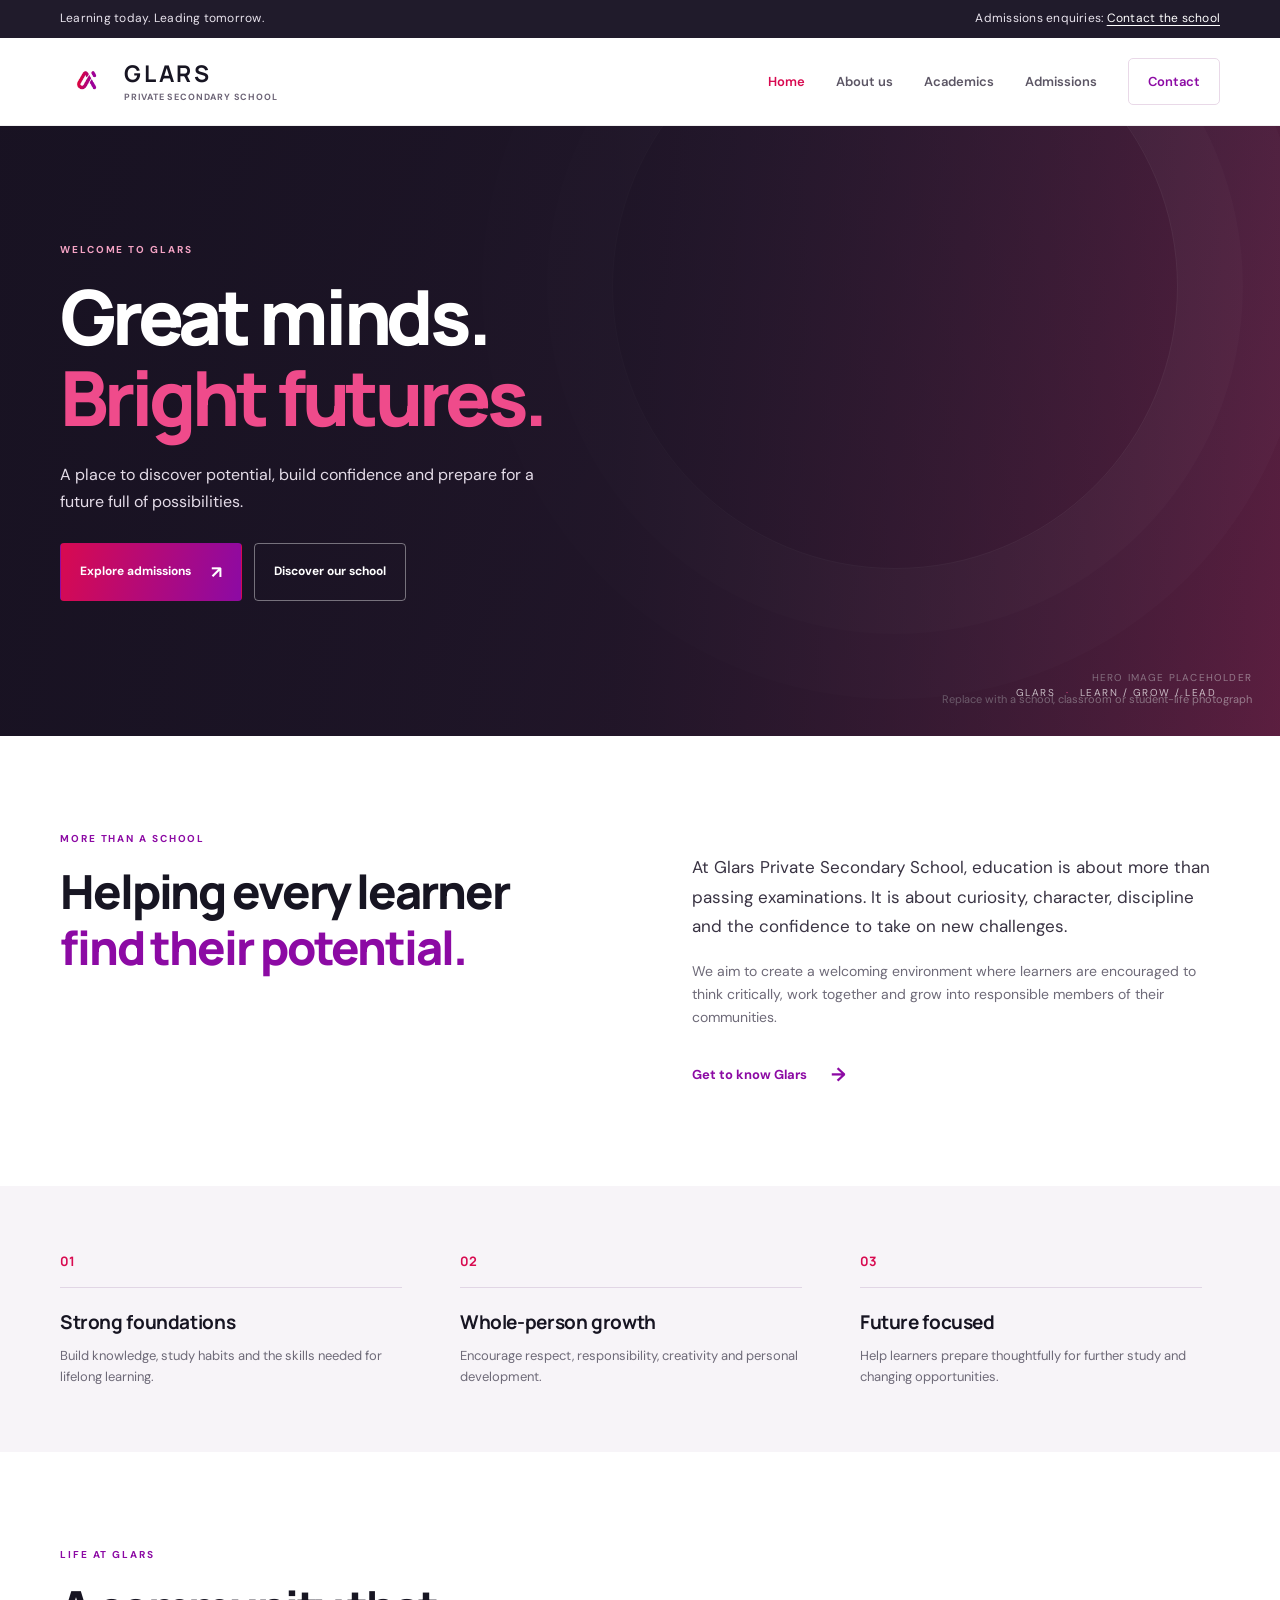
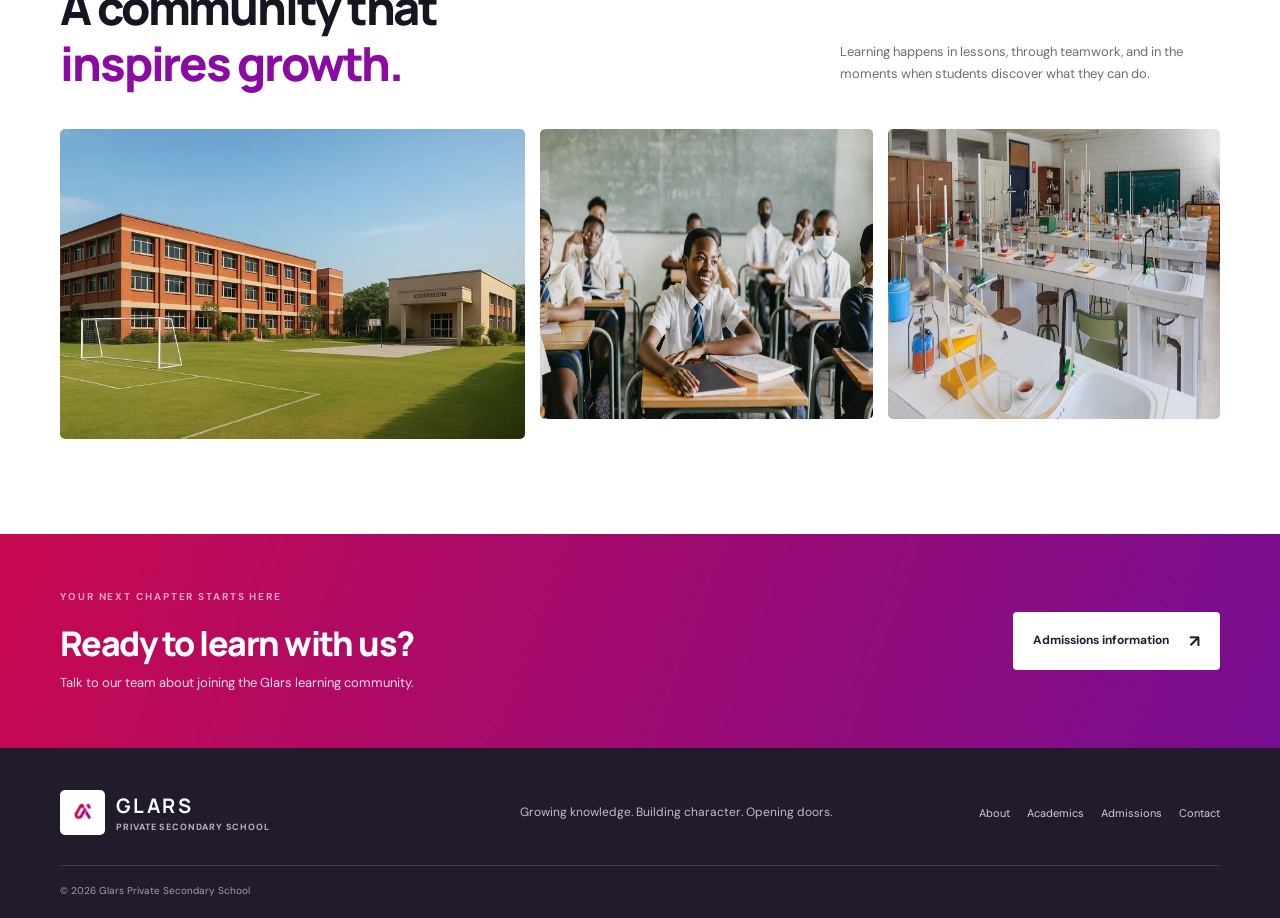
<file: index.html>
<!DOCTYPE html>
<html lang="en">
<head>
  <meta charset="UTF-8">
  <meta name="viewport" content="width=device-width, initial-scale=1.0">
  <meta name="description" content="Glars Private Secondary School — a supportive learning community focused on excellence, character and opportunity.">
  <title>Glars Private Secondary School | Home</title>
  <link rel="stylesheet" href="styles.css">
  <script src="script.js" defer></script>
</head>
<body>
  <div class="topbar"><div class="container topbar-inner"><span>Learning today. Leading tomorrow.</span><span>Admissions enquiries: <a href="contact.html">Contact the school</a></span></div></div>
  <header class="site-header">
    <div class="container nav-wrap">
      <a class="brand" href="index.html"><img src="assets/glars-logo.jpg" alt="Glars School logo"><span><strong>GLARS</strong><small>PRIVATE SECONDARY SCHOOL</small></span></a>
      <button class="menu-toggle" aria-label="Open navigation" aria-expanded="false">☰</button>
      <nav class="main-nav" aria-label="Main navigation">
        <a class="active" href="index.html">Home</a><a href="about.html">About us</a><a href="academics.html">Academics</a><a href="admissions.html">Admissions</a><a href="contact.html" class="nav-cta">Contact</a>
      </nav>
    </div>
  </header>
  <main>
    <section class="hero">
      <div class="hero-bg-placeholder"><span>HERO IMAGE PLACEHOLDER</span><small>Replace with a school, classroom or student-life photograph</small></div>
      <div class="hero-shade"></div>
      <div class="container hero-content">
        <p class="eyebrow light">WELCOME TO GLARS</p>
        <h1>Great minds.<br><em>Bright futures.</em></h1>
        <p class="hero-copy">A place to discover potential, build confidence and prepare for a future full of possibilities.</p>
        <div class="hero-actions"><a class="button button-primary" href="admissions.html">Explore admissions <span>↗</span></a><a class="button button-outline" href="about.html">Discover our school</a></div>
      </div>
      <div class="hero-mark">GLARS <span>·</span> LEARN / GROW / LEAD</div>
    </section>
    <section class="welcome section-pad">
      <div class="container two-col">
        <div><p class="eyebrow">MORE THAN A SCHOOL</p><h2>Helping every learner<br><em>find their potential.</em></h2></div>
        <div class="welcome-copy"><p class="lead">At Glars Private Secondary School, education is about more than passing examinations. It is about curiosity, character, discipline and the confidence to take on new challenges.</p><p>We aim to create a welcoming environment where learners are encouraged to think critically, work together and grow into responsible members of their communities.</p><a class="text-link" href="about.html">Get to know Glars <span>→</span></a></div>
      </div>
    </section>
    <section class="feature-band">
      <div class="container feature-grid">
        <article class="feature-card"><div class="feature-icon">01</div><h3>Strong foundations</h3><p>Build knowledge, study habits and the skills needed for lifelong learning.</p></article>
        <article class="feature-card"><div class="feature-icon">02</div><h3>Whole-person growth</h3><p>Encourage respect, responsibility, creativity and personal development.</p></article>
        <article class="feature-card"><div class="feature-icon">03</div><h3>Future focused</h3><p>Help learners prepare thoughtfully for further study and changing opportunities.</p></article>
      </div>
    </section>
    <section class="section-pad">
      <div class="container">
        <div class="section-heading"><div><p class="eyebrow">LIFE AT GLARS</p><h2>A community that<br><em>inspires growth.</em></h2></div><p>Learning happens in lessons, through teamwork, and in the moments when students discover what they can do.</p></div>
        <div class="gallery-grid">
          <img class="photo-placeholder photo-large" src="assets/campus.jpg">
          <img class="photo-placeholder photo-large" src="assets/classroom.jpg">
          <img class="photo-placeholder photo-large" src="assets/laboratory.jpg">
        </div>
      </div>
    </section>
    <section class="cta-section"><div class="container cta-inner"><div><p class="eyebrow light">YOUR NEXT CHAPTER STARTS HERE</p><h2>Ready to learn with us?</h2><p>Talk to our team about joining the Glars learning community.</p></div><a class="button button-light" href="admissions.html">Admissions information <span>↗</span></a></div></section>
  </main>
  <footer class="site-footer"><div class="container footer-grid"><a class="brand footer-brand" href="index.html"><img src="assets/glars-logo.jpg" alt=""><span><strong>GLARS</strong><small>PRIVATE SECONDARY SCHOOL</small></span></a><p>Growing knowledge. Building character. Opening doors.</p><div class="footer-links"><a href="about.html">About</a><a href="academics.html">Academics</a><a href="admissions.html">Admissions</a><a href="contact.html">Contact</a></div></div><div class="container footer-bottom"><span>© <span data-year></span> Glars Private Secondary School</span></div></footer>
</body>
</html>
</file>
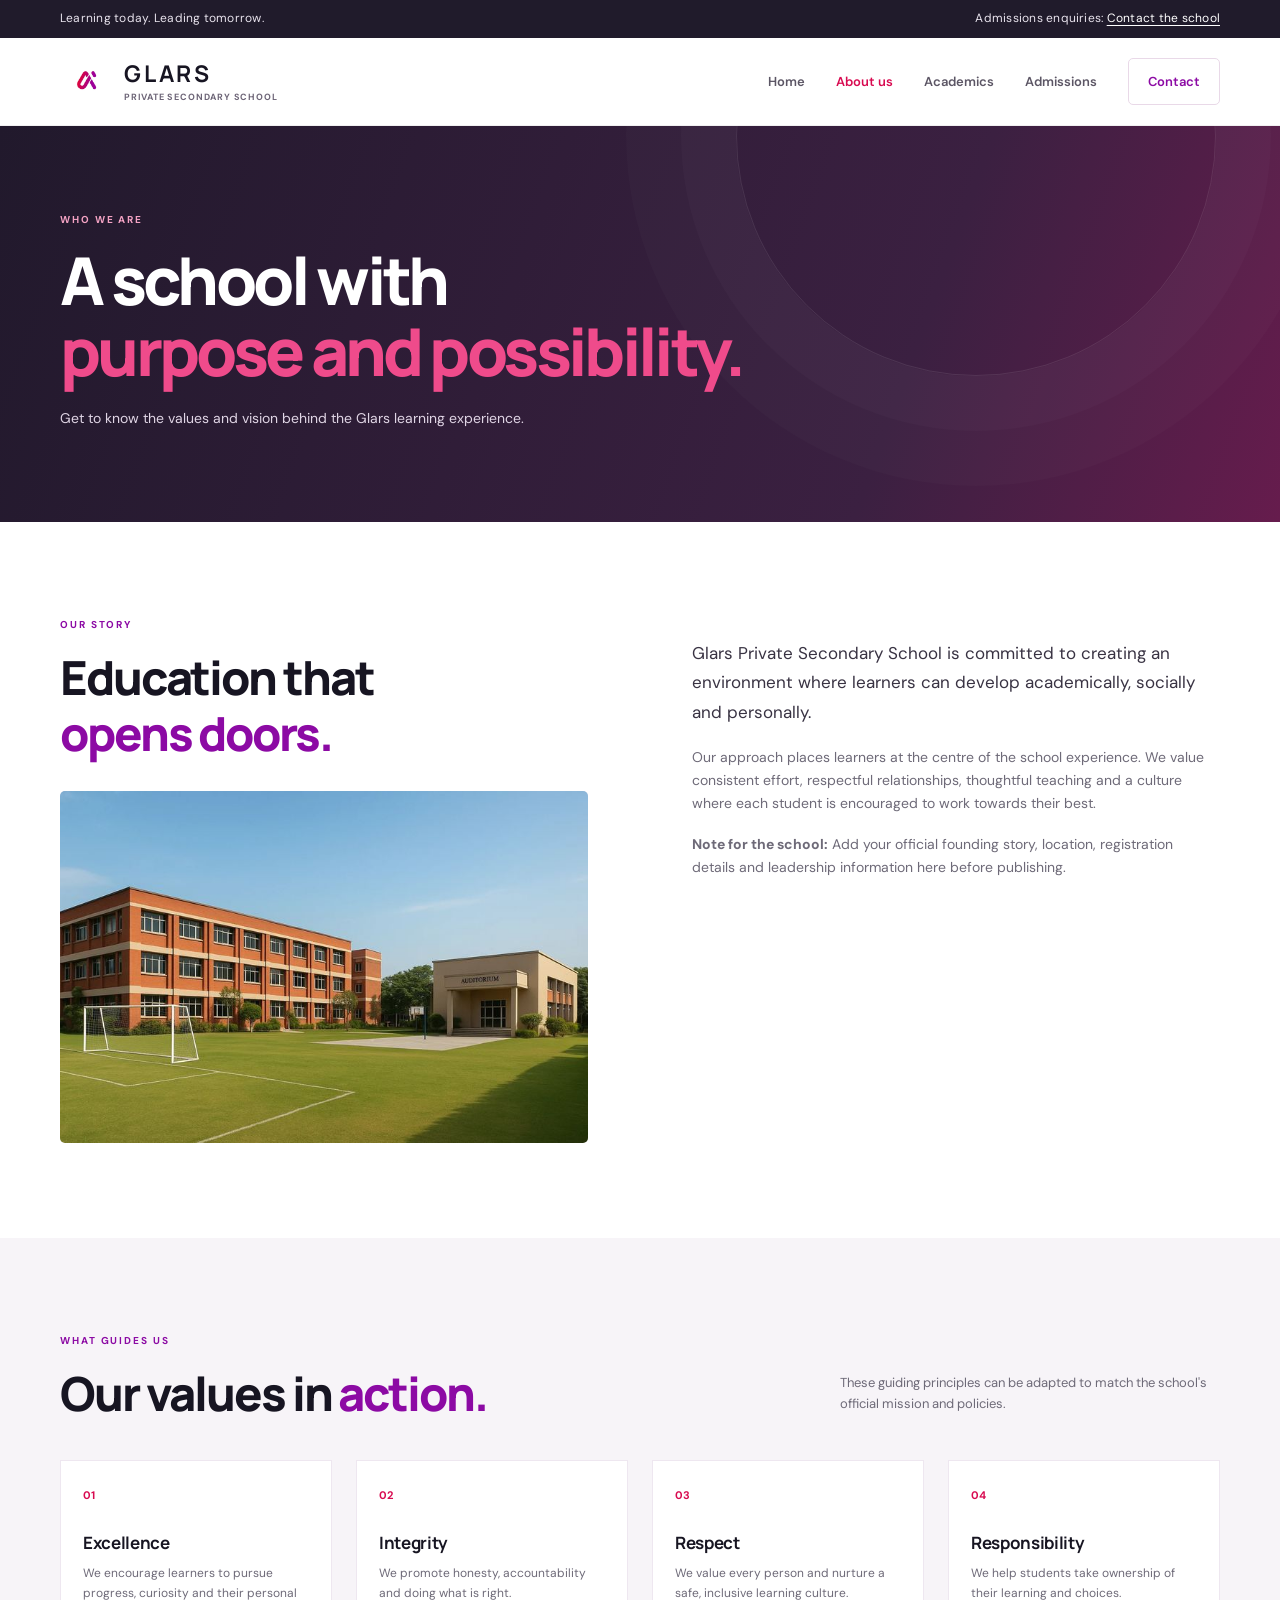
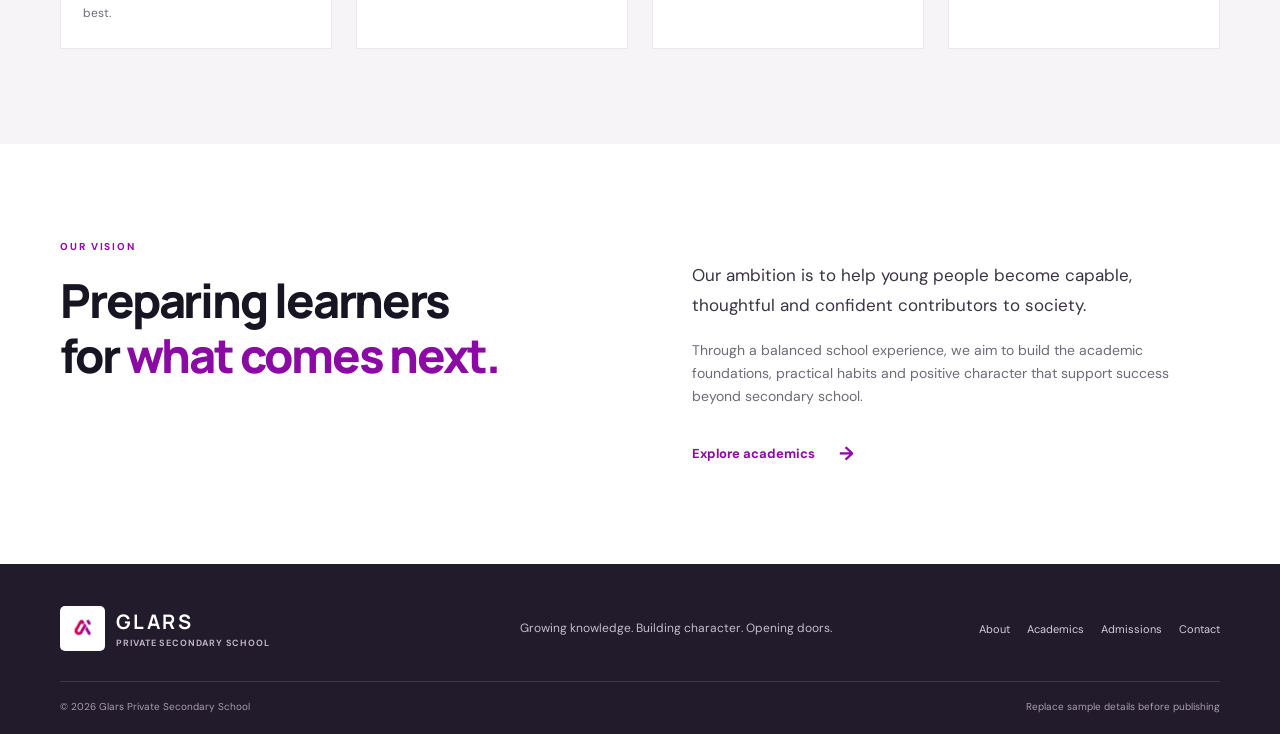
<file: about.html>
<!DOCTYPE html>
<html lang="en"><head><meta charset="UTF-8"><meta name="viewport" content="width=device-width, initial-scale=1.0"><title>About Us | Glars Private Secondary School</title><link rel="stylesheet" href="styles.css"><script src="script.js" defer></script></head>
<body>
    <div class="topbar">
        <div class="container topbar-inner">
            <span>Learning today. Leading tomorrow.</span>
            <span>Admissions enquiries: <a href="contact.html">Contact the school</a></span>
        </div>
    </div>
    <header class="site-header">
        <div class="container nav-wrap"><a class="brand" href="index.html"><img src="assets/glars-logo.jpg" alt="Glars School logo">
            <span><strong>GLARS</strong><small>PRIVATE SECONDARY SCHOOL</small>
            </span></a>
            <button class="menu-toggle" aria-label="Open navigation" aria-expanded="false">☰</button>
            <nav class="main-nav" aria-label="Main navigation">
                <a href="index.html">Home</a>
                <a class="active" href="about.html">About us</a>
                <a href="academics.html">Academics</a>
                <a href="admissions.html">Admissions</a>
                <a href="contact.html" class="nav-cta">Contact</a>
            </nav>
         </div>
    </header>
<main>
    <section class="page-hero">
        <div class="container">
            <p class="eyebrow light">WHO WE ARE</p>
            <h1>A school with<br><em>purpose and possibility.</em></h1>
            <p>Get to know the values and vision behind the Glars learning experience.</p>
        </div>
        <div class="page-hero-pattern"></div>
    </section>
<section class="section-pad">
    <div class="container two-col about-intro"><div>
        <p class="eyebrow">OUR STORY</p>
        <h2>Education that<br><em>opens doors.</em>
        </h2>
        <div class="photo-placeholder about-photo">
            <img class="photo-placeholder" src="assets/campus.jpg">
        </div>
    </div>
    <div class="welcome-copy">
        <p class="lead">Glars Private Secondary School is committed to creating an environment where learners can develop academically, socially and personally.</p>
        <p>Our approach places learners at the centre of the school experience. We value consistent effort, respectful relationships, thoughtful teaching and a culture where each student is encouraged to work towards their best.</p>
        <p><strong>Note for the school:</strong> Add your official founding story, location, registration details and leadership information here before publishing.</p>
    </div>
</div>
</section>
<section class="values-section section-pad">
    <div class="container">
        <div class="section-heading">
            <div>
                <p class="eyebrow">WHAT GUIDES US</p>
                <h2>
                    Our values in <em>action.</em>
                </h2>
            </div>
            <p>These guiding principles can be adapted to match the school's official mission and policies.</p>
        </div>
        <div class="values-grid"><article><span>01</span><h3>Excellence</h3><p>We encourage learners to pursue progress, curiosity and their personal best.</p></article><article><span>02</span><h3>Integrity</h3><p>We promote honesty, accountability and doing what is right.</p></article><article><span>03</span><h3>Respect</h3><p>We value every person and nurture a safe, inclusive learning culture.</p></article><article><span>04</span><h3>Responsibility</h3><p>We help students take ownership of their learning and choices.</p></article></div></div></section>
<section class="section-pad">
    <div class="container two-col">
        <div>
            <p class="eyebrow">OUR VISION</p>
            <h2>Preparing learners<br>for <em>what comes next.</em></h2>
        </div>
        <div class="welcome-copy">
            <p class="lead">Our ambition is to help young people become capable, thoughtful and confident contributors to society.</p>
            <p>Through a balanced school experience, we aim to build the academic foundations, practical habits and positive character that support success beyond secondary school.</p>
            <a class="text-link" href="academics.html">Explore academics <span>→</span></a>
        </div>
    </div>
</section>
</main>
<footer class="site-footer">
    <div class="container footer-grid">
        <a class="brand footer-brand" href="index.html"><img src="assets/glars-logo.jpg" alt=""><span><strong>GLARS</strong><small>PRIVATE SECONDARY SCHOOL</small></span></a><p>Growing knowledge. Building character. Opening doors.</p><div class="footer-links"><a href="about.html">About</a><a href="academics.html">Academics</a><a href="admissions.html">Admissions</a><a href="contact.html">Contact</a></div></div><div class="container footer-bottom"><span>© <span data-year></span> Glars Private Secondary School</span><span>Replace sample details before publishing</span></div></footer></body></html>
</file>
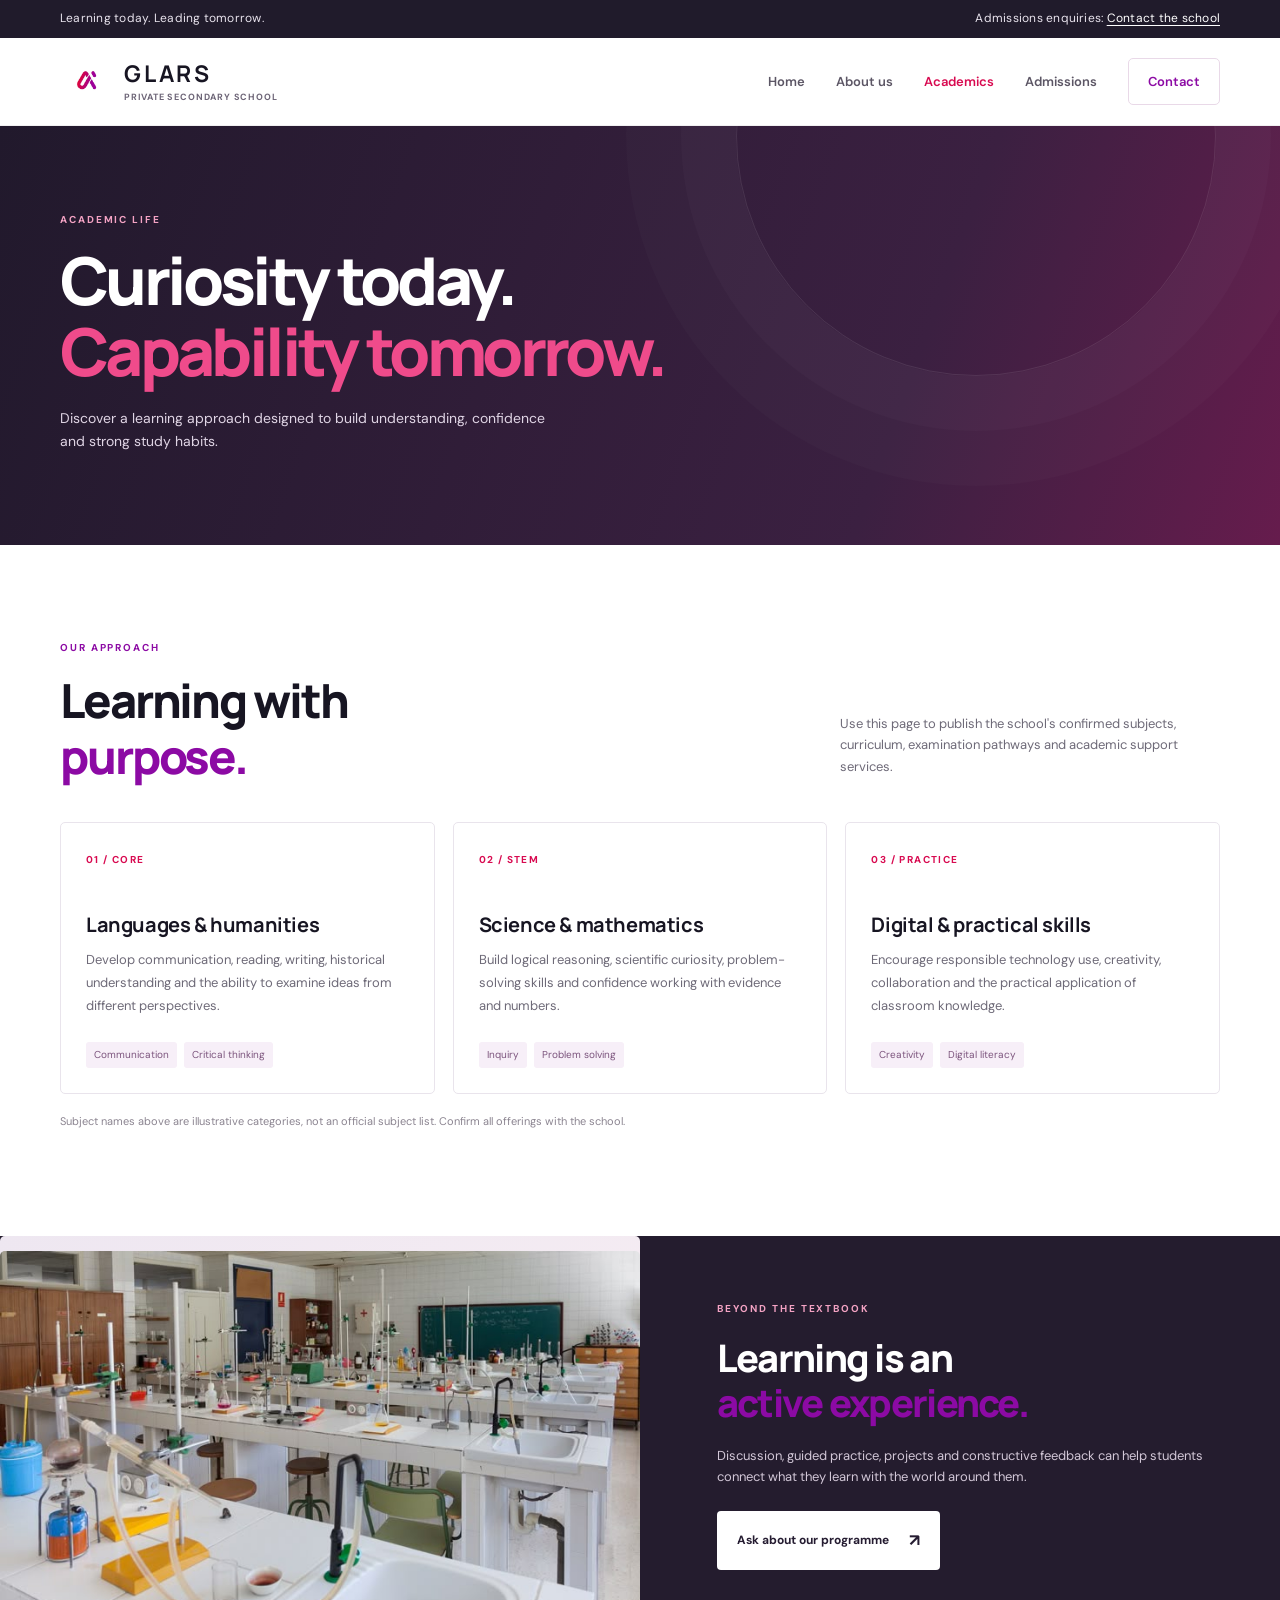
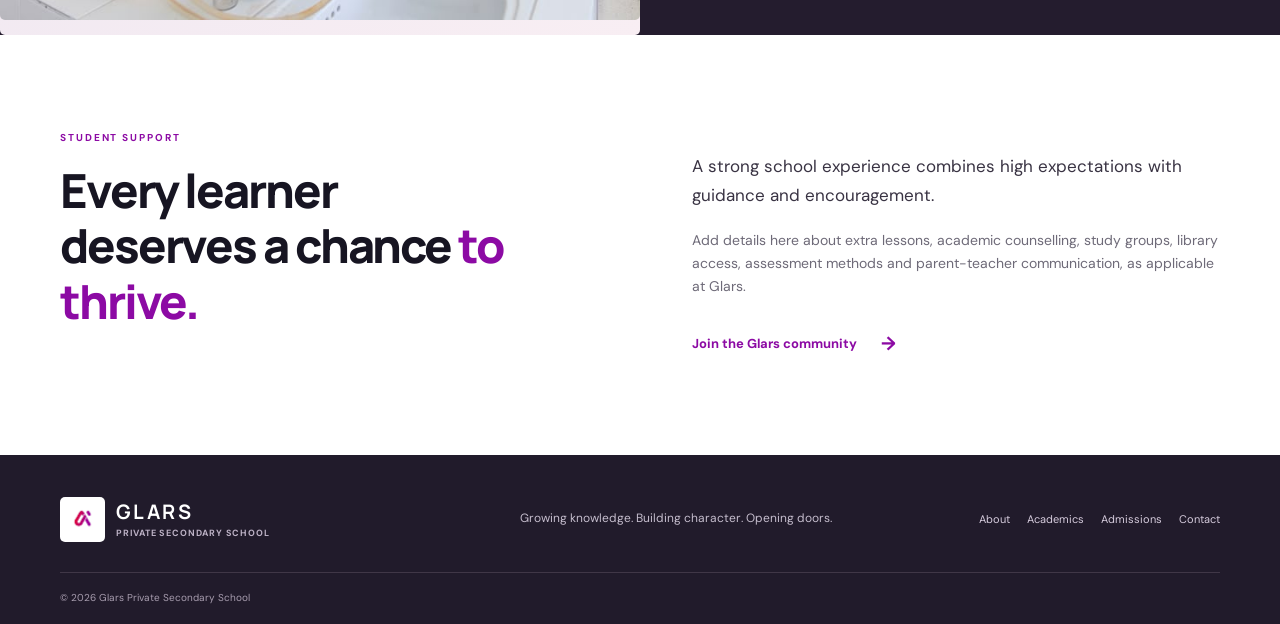
<file: academics.html>
<!DOCTYPE html>
<html lang="en"><head><meta charset="UTF-8"><meta name="viewport" content="width=device-width, initial-scale=1.0"><title>Academics | Glars Private Secondary School</title><link rel="stylesheet" href="styles.css"><script src="script.js" defer></script></head>
<body><div class="topbar"><div class="container topbar-inner"><span>Learning today. Leading tomorrow.</span><span>Admissions enquiries: <a href="contact.html">Contact the school</a></span></div></div><header class="site-header"><div class="container nav-wrap"><a class="brand" href="index.html"><img src="assets/glars-logo.jpg" alt="Glars School logo"><span><strong>GLARS</strong><small>PRIVATE SECONDARY SCHOOL</small></span></a><button class="menu-toggle" aria-label="Open navigation" aria-expanded="false">☰</button><nav class="main-nav" aria-label="Main navigation"><a href="index.html">Home</a><a href="about.html">About us</a><a class="active" href="academics.html">Academics</a><a href="admissions.html">Admissions</a><a href="contact.html" class="nav-cta">Contact</a></nav></div></header>
<main><section class="page-hero"><div class="container"><p class="eyebrow light">ACADEMIC LIFE</p><h1>Curiosity today.<br><em>Capability tomorrow.</em></h1><p>Discover a learning approach designed to build understanding, confidence and strong study habits.</p></div><div class="page-hero-pattern"></div></section>
<section class="section-pad"><div class="container"><div class="section-heading"><div><p class="eyebrow">OUR APPROACH</p><h2>Learning with<br><em>purpose.</em></h2></div><p>Use this page to publish the school's confirmed subjects, curriculum, examination pathways and academic support services.</p></div><div class="academic-grid"><article class="academic-card"><div class="card-number">01 / CORE</div><h3>Languages & humanities</h3><p>Develop communication, reading, writing, historical understanding and the ability to examine ideas from different perspectives.</p><div class="tag-row"><span>Communication</span><span>Critical thinking</span></div></article><article class="academic-card"><div class="card-number">02 / STEM</div><h3>Science & mathematics</h3><p>Build logical reasoning, scientific curiosity, problem-solving skills and confidence working with evidence and numbers.</p><div class="tag-row"><span>Inquiry</span><span>Problem solving</span></div></article><article class="academic-card"><div class="card-number">03 / PRACTICE</div><h3>Digital & practical skills</h3><p>Encourage responsible technology use, creativity, collaboration and the practical application of classroom knowledge.</p><div class="tag-row"><span>Creativity</span><span>Digital literacy</span></div></article></div><p class="fine-print">Subject names above are illustrative categories, not an official subject list. Confirm all offerings with the school.</p></div></section>
<section class="split-feature"><div class="photo-placeholder split-photo">
    <img class="photo-placeholder" src="assets/laboratory.jpg"></small></div><div class="split-copy"><p class="eyebrow light">BEYOND THE TEXTBOOK</p><h2>Learning is an<br><em>active experience.</em></h2><p>Discussion, guided practice, projects and constructive feedback can help students connect what they learn with the world around them.</p><a class="button button-light" href="contact.html">Ask about our programme <span>↗</span></a></div></section>
<section class="section-pad"><div class="container two-col"><div><p class="eyebrow">STUDENT SUPPORT</p><h2>Every learner<br>deserves a chance <em>to thrive.</em></h2></div><div class="welcome-copy"><p class="lead">A strong school experience combines high expectations with guidance and encouragement.</p><p>Add details here about extra lessons, academic counselling, study groups, library access, assessment methods and parent-teacher communication, as applicable at Glars.</p><a class="text-link" href="admissions.html">Join the Glars community <span>→</span></a></div></div></section></main>
<footer class="site-footer"><div class="container footer-grid"><a class="brand footer-brand" href="index.html"><img src="assets/glars-logo.jpg" alt=""><span><strong>GLARS</strong><small>PRIVATE SECONDARY SCHOOL</small></span></a><p>Growing knowledge. Building character. Opening doors.</p><div class="footer-links"><a href="about.html">About</a><a href="academics.html">Academics</a><a href="admissions.html">Admissions</a><a href="contact.html">Contact</a></div></div><div class="container footer-bottom"><span>© <span data-year></span> Glars Private Secondary School</span></div></footer></body></html>
</file>
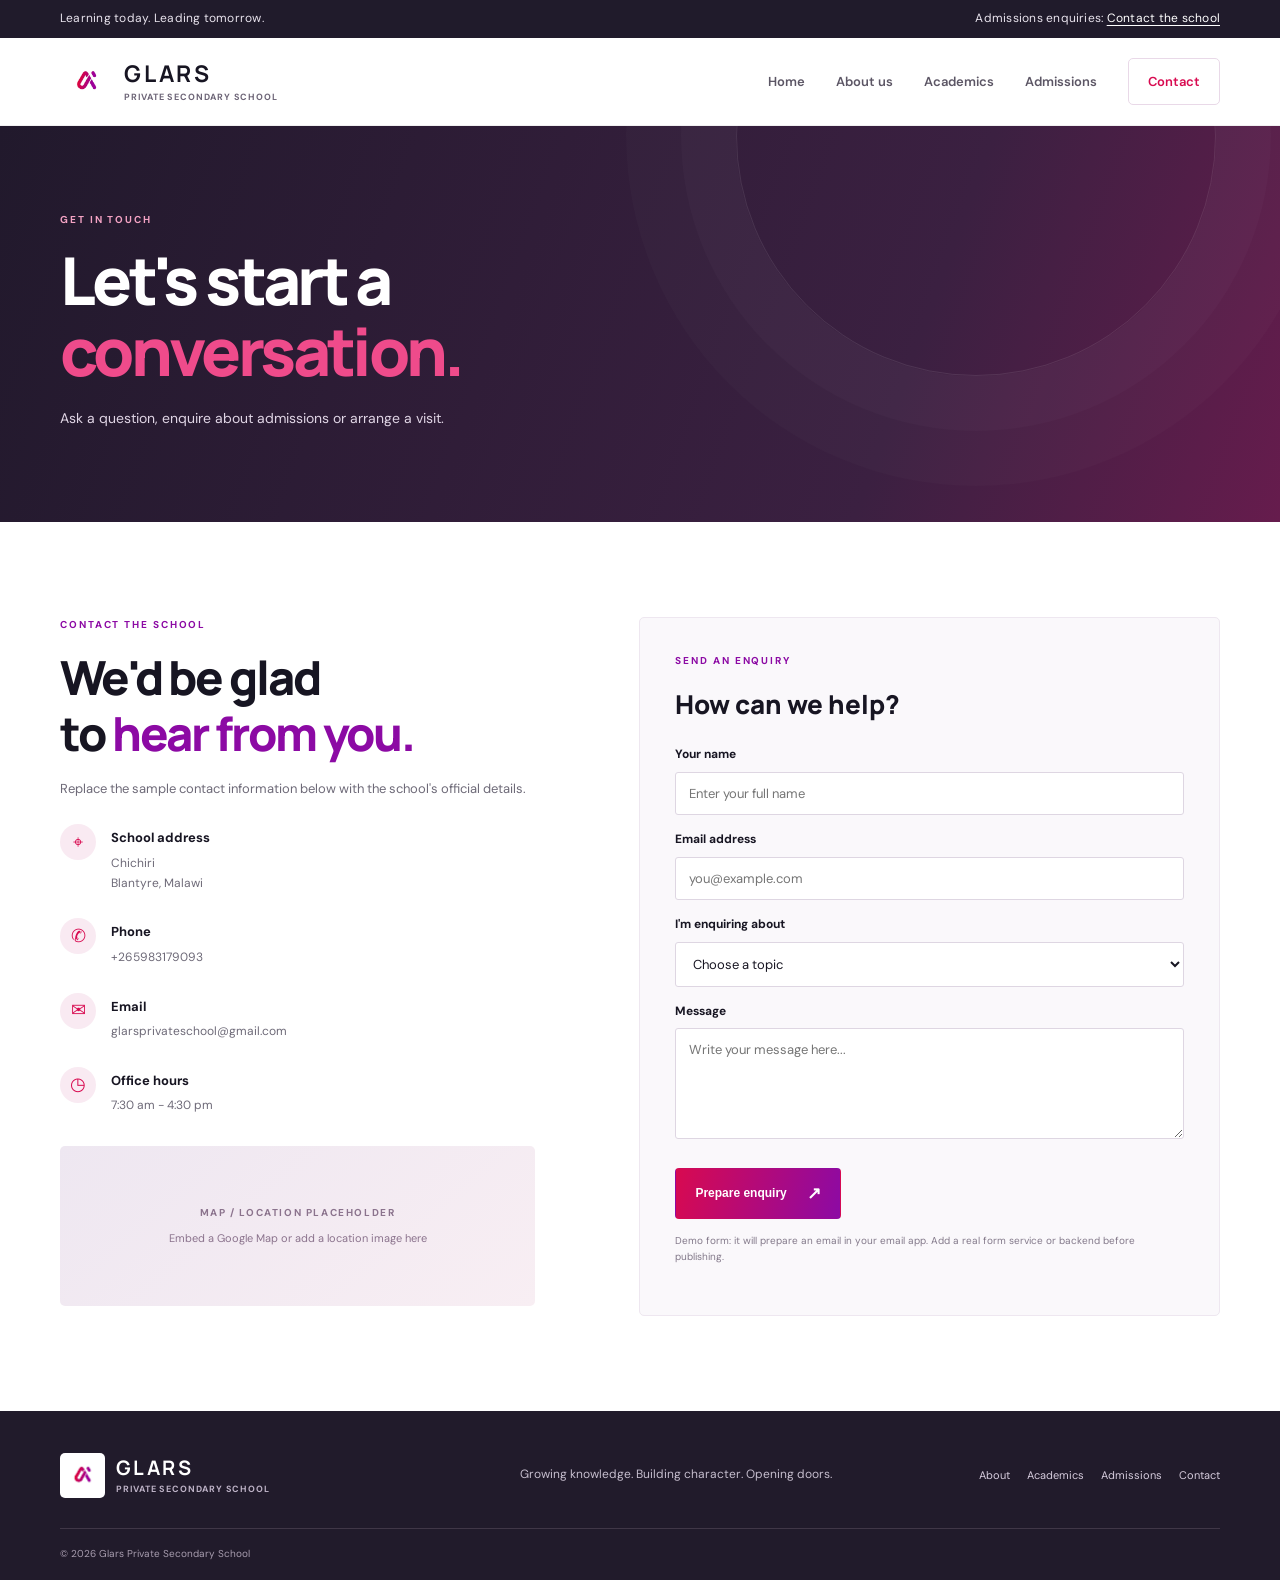
<file: contact.html>
<!DOCTYPE html>
<html lang="en">
    <head>
        <meta charset="UTF-8"><meta name="viewport" content="width=device-width, initial-scale=1.0">
        <title>Contact | Glars Private Secondary School</title>
        <link rel="stylesheet" href="styles.css">
        <script src="script.js" defer></script>
    </head>
<body>
    <div class="topbar">
        <div class="container topbar-inner">
            <span>Learning today. Leading tomorrow.</span>
            <span>Admissions enquiries: <a href="contact.html">Contact the school</a></span>
        </div>
    </div>
    <header class="site-header">
        <div class="container nav-wrap">
            <a class="brand" href="index.html">
                <img src="assets/glars-logo.jpg" alt="Glars School logo">
                <span><strong>GLARS</strong><small>PRIVATE SECONDARY SCHOOL</small></span></a>
                <button class="menu-toggle" aria-label="Open navigation" aria-expanded="false">☰</button>
                <nav class="main-nav" aria-label="Main navigation"><a href="index.html">Home</a><a href="about.html">About us</a><a href="academics.html">Academics</a><a href="admissions.html">Admissions</a><a class="nav-cta active" href="contact.html">Contact</a></nav></div>
    </header>
<main>
    <section class="page-hero">
        <div class="container"><p class="eyebrow light">GET IN TOUCH</p><h1>Let's start a<br><em>conversation.</em></h1><p>Ask a question, enquire about admissions or arrange a visit.</p></div>
        <div class="page-hero-pattern"></div>
    </section>
<section class="section-pad"><div class="container contact-layout"><div class="contact-details"><p class="eyebrow">CONTACT THE SCHOOL</p><h2>We'd be glad<br>to <em>hear from you.</em></h2><p>Replace the sample contact information below with the school's official details.</p><div class="contact-item"><span class="contact-symbol">⌖</span><div><strong>School address</strong><p>Chichiri<br>Blantyre, Malawi</p></div></div><div class="contact-item"><span class="contact-symbol">✆</span><div><strong>Phone</strong><p>+265983179093</p></div></div><div class="contact-item"><span class="contact-symbol">✉</span><div><strong>Email</strong><p>glarsprivateschool@gmail.com</p></div></div><div class="contact-item"><span class="contact-symbol">◷</span><div><strong>Office hours</strong><p>7:30 am - 4:30 pm</p></div></div><div class="map-placeholder"><span>MAP / LOCATION PLACEHOLDER</span><small>Embed a Google Map or add a location image here</small></div></div>
<form class="contact-form" id="contactForm"><p class="eyebrow">SEND AN ENQUIRY</p><h3>How can we help?</h3><label for="name">Your name</label><input id="name" name="name" type="text" placeholder="Enter your full name" required><label for="email">Email address</label><input id="email" name="email" type="email" placeholder="you@example.com" required><label for="topic">I'm enquiring about</label><select id="topic" name="topic" required><option value="">Choose a topic</option><option>Admissions</option><option>Academic programme</option><option>School visit</option><option>General enquiry</option></select><label for="message">Message</label><textarea id="message" name="message" rows="5" placeholder="Write your message here..." required></textarea><button class="button button-primary form-submit" type="submit">Prepare enquiry <span>↗</span></button><p class="form-note">Demo form: it will prepare an email in your email app. Add a real form service or backend before publishing.</p><p class="form-status" id="formStatus" aria-live="polite"></p></form></div></section></main>
<footer class="site-footer"><div class="container footer-grid"><a class="brand footer-brand" href="index.html"><img src="assets/glars-logo.jpg" alt=""><span><strong>GLARS</strong><small>PRIVATE SECONDARY SCHOOL</small></span></a><p>Growing knowledge. Building character. Opening doors.</p><div class="footer-links"><a href="about.html">About</a><a href="academics.html">Academics</a><a href="admissions.html">Admissions</a><a href="contact.html">Contact</a></div></div><div class="container footer-bottom"><span>© <span data-year></span> Glars Private Secondary School</span></div></footer></body></html>
</file>
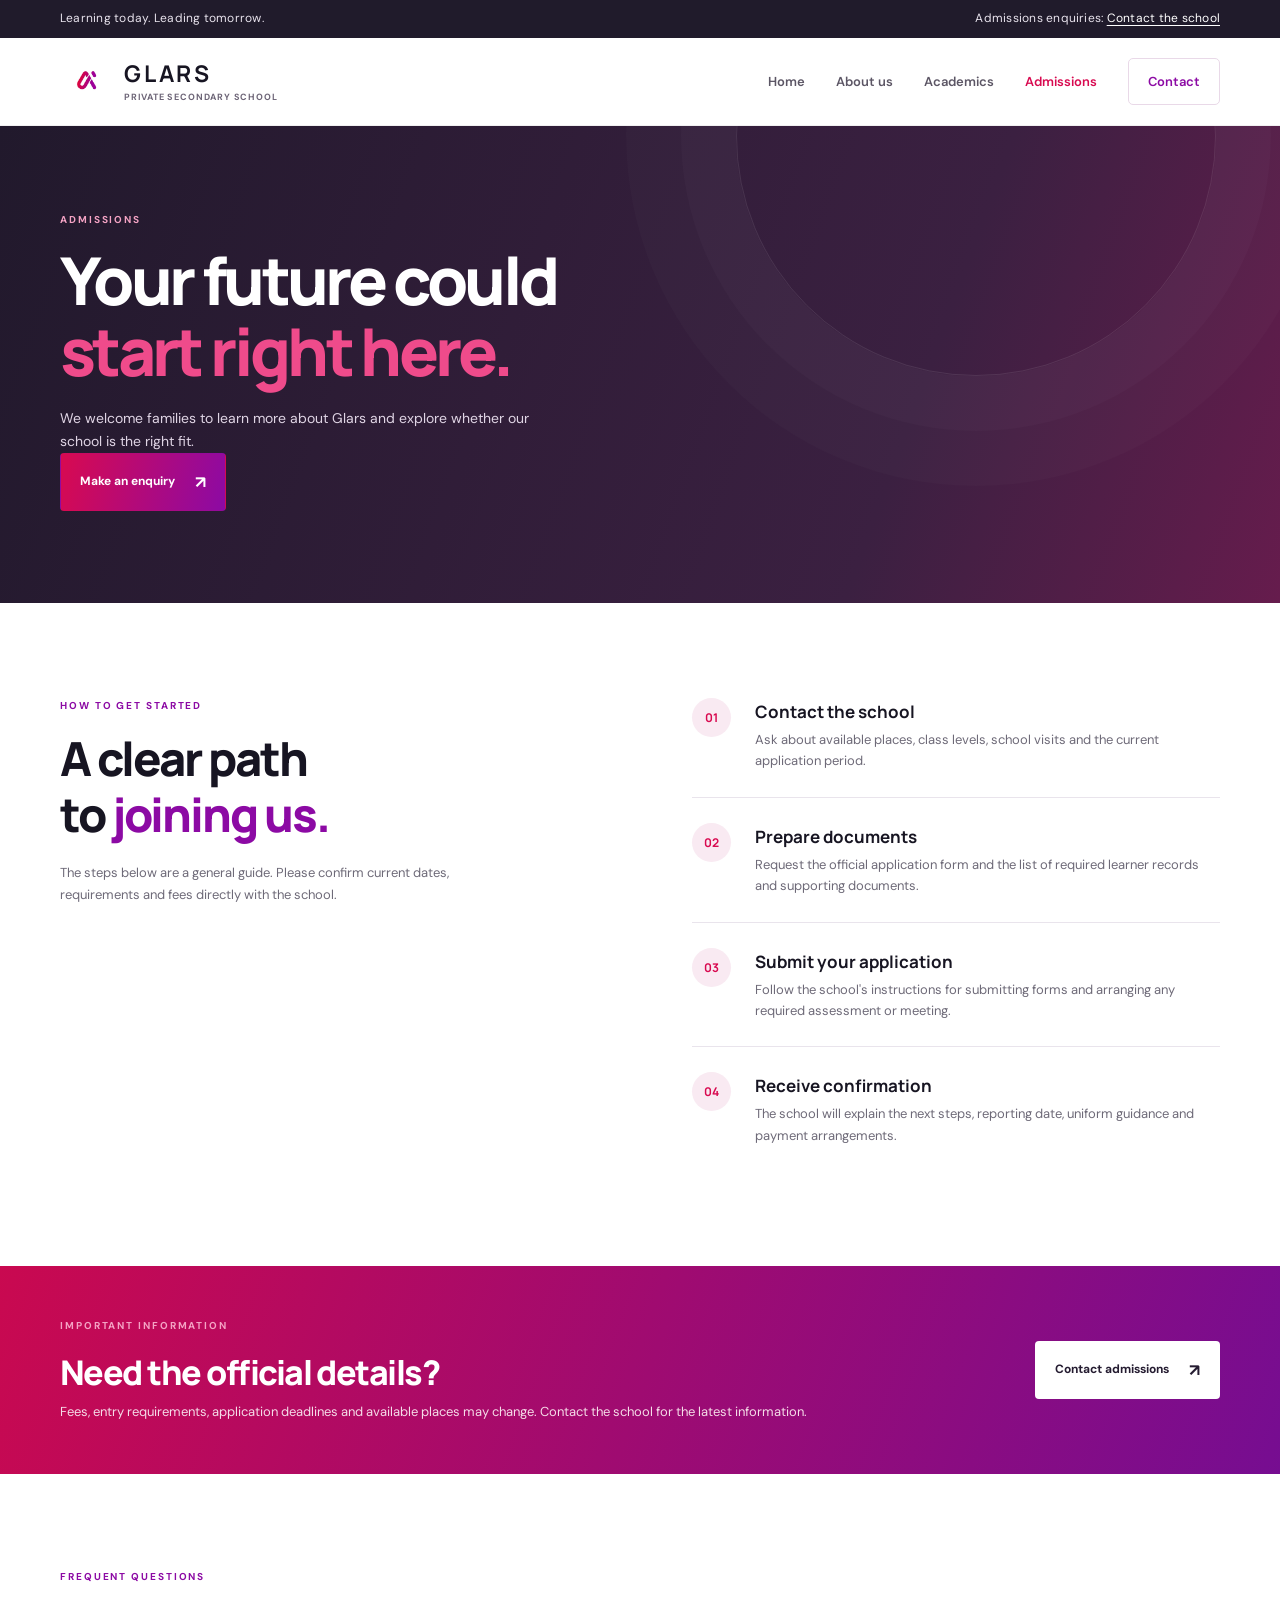
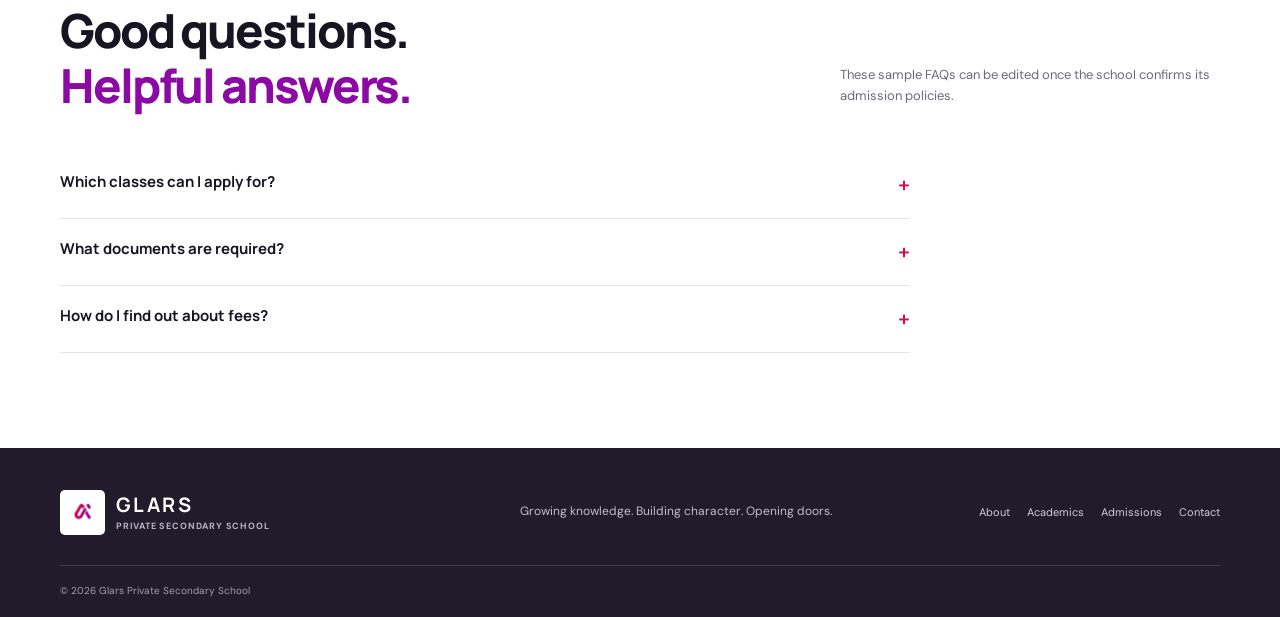
<file: glarspvt/admissions.html>
<!DOCTYPE html>
<html lang="en"><head><meta charset="UTF-8"><meta name="viewport" content="width=device-width, initial-scale=1.0"><title>Admissions | Glars Private Secondary School</title><link rel="stylesheet" href="styles.css"><script src="script.js" defer></script></head>
<body><div class="topbar"><div class="container topbar-inner"><span>Learning today. Leading tomorrow.</span><span>Admissions enquiries: <a href="contact.html">Contact the school</a></span></div></div><header class="site-header"><div class="container nav-wrap"><a class="brand" href="index.html"><img src="assets/glars-logo.jpg" alt="Glars School logo"><span><strong>GLARS</strong><small>PRIVATE SECONDARY SCHOOL</small></span></a><button class="menu-toggle" aria-label="Open navigation" aria-expanded="false">☰</button><nav class="main-nav" aria-label="Main navigation"><a href="index.html">Home</a><a href="about.html">About us</a><a href="academics.html">Academics</a><a class="active" href="admissions.html">Admissions</a><a href="contact.html" class="nav-cta">Contact</a></nav></div></header>
<main><section class="page-hero"><div class="container"><p class="eyebrow light">ADMISSIONS</p><h1>Your future could<br><em>start right here.</em></h1><p>We welcome families to learn more about Glars and explore whether our school is the right fit.</p><a class="button button-primary" href="contact.html">Make an enquiry <span>↗</span></a></div><div class="page-hero-pattern"></div></section>
<section class="section-pad"><div class="container two-col"><div><p class="eyebrow">HOW TO GET STARTED</p><h2>A clear path<br>to <em>joining us.</em></h2><p class="muted">The steps below are a general guide. Please confirm current dates, requirements and fees directly with the school.</p></div><div class="steps"><article><span>01</span><div><h3>Contact the school</h3><p>Ask about available places, class levels, school visits and the current application period.</p></div></article><article><span>02</span><div><h3>Prepare documents</h3><p>Request the official application form and the list of required learner records and supporting documents.</p></div></article><article><span>03</span><div><h3>Submit your application</h3><p>Follow the school's instructions for submitting forms and arranging any required assessment or meeting.</p></div></article><article><span>04</span><div><h3>Receive confirmation</h3><p>The school will explain the next steps, reporting date, uniform guidance and payment arrangements.</p></div></article></div></div></section>
<section class="admissions-note"><div class="container note-inner"><div><p class="eyebrow light">IMPORTANT INFORMATION</p><h2>Need the official details?</h2><p>Fees, entry requirements, application deadlines and available places may change. Contact the school for the latest information.</p></div><a class="button button-light" href="contact.html">Contact admissions <span>↗</span></a></div></section>
<section class="section-pad"><div class="container"><div class="section-heading"><div><p class="eyebrow">FREQUENT QUESTIONS</p><h2>Good questions.<br><em>Helpful answers.</em></h2></div><p>These sample FAQs can be edited once the school confirms its admission policies.</p></div><div class="faq-list"><details><summary>Which classes can I apply for?</summary><p>Contact the school to confirm the class levels currently accepting applications and whether places are available.</p></details><details><summary>What documents are required?</summary><p>Ask for the current admissions checklist. Requirements may include previous school records and learner identification details.</p></details><details><summary>How do I find out about fees?</summary><p>Request the official fee schedule from the school. Do not rely on unofficial or outdated fee information.</p></details></div></div></section></main>
<footer class="site-footer"><div class="container footer-grid"><a class="brand footer-brand" href="index.html"><img src="assets/glars-logo.jpg" alt=""><span><strong>GLARS</strong><small>PRIVATE SECONDARY SCHOOL</small></span></a><p>Growing knowledge. Building character. Opening doors.</p><div class="footer-links"><a href="about.html">About</a><a href="academics.html">Academics</a><a href="admissions.html">Admissions</a><a href="contact.html">Contact</a></div></div><div class="container footer-bottom"><span>© <span data-year></span> Glars Private Secondary School</span></div></footer></body></html>
</file>
<file: styles.css>
@import url('https://fonts.googleapis.com/css2?family=DM+Sans:wght@400;500;600;700&family=Manrope:wght@400;500;600;700;800&display=swap');
:root{
    --ink:#171522;
    --muted:#6e6a78;
    --pink:#d80a50;
    --purple:#8c0aa4;
    --soft:#f7f4f8;
    --line:#e9e4ec;
    --white:#fff;
    --max:1160px}
*{box-sizing:border-box}html{scroll-behavior:smooth}
body{margin:0;
    color:var(--ink);
    font-family:'DM Sans',sans-serif;
    line-height:1.65;
    background:#fff}
    a{color:inherit;
        text-decoration:none
    }
    img{max-width:100%;
        display:block}
        .container
        {width:min(var(--max),calc(100% - 48px));
            margin:auto}
            .topbar{
                background:#201b2b;color:#e8e3ed;font-size:12px;letter-spacing:.02em}
            .topbar-inner{display:flex;justify-content:space-between;gap:20px;padding:9px 0}
            .topbar a{color:#fff;text-decoration:underline;text-underline-offset:3px}
            .site-header{height:88px;background:#fff;position:sticky;top:0;z-index:20;border-bottom:1px solid rgba(20,15,30,.06)}
            .nav-wrap{height:100%;display:flex;align-items:center;justify-content:space-between}
            .brand{display:flex;align-items:center;gap:11px;min-width:210px}
            .brand img{width:53px;height:53px;object-fit:contain;border-radius:5px}
            .brand span{display:flex;flex-direction:column;line-height:1.15}
            .brand strong{font-family:Manrope,sans-serif;font-size:23px;letter-spacing:.12em}
            .brand small{font-size:9px;font-weight:700;letter-spacing:.09em;color:#6d6577;margin-top:5px}
            .main-nav{display:flex;align-items:center;gap:31px;font-size:13px;font-weight:600}
            .main-nav>a:not(.nav-cta){color:#5c5665;transition:color .2s}
            .main-nav>a:hover,.main-nav>a.active{color:var(--pink)}
            .nav-cta{padding:12px 19px;border:1px solid #e9d9e8;border-radius:5px;color:var(--purple)}
            .menu-toggle{display:none;background:none;border:0;font-size:25px;color:var(--ink)}
            .hero{height:610px;min-height:550px;position:relative;display:flex;align-items:center;overflow:hidden;background:#21192c;color:#fff}
            .hero-bg-placeholder{position:absolute;inset:0;background:linear-gradient(115deg,#21192c 5%,#38203b 48%,#652044 100%);display:flex;flex-direction:column;align-items:flex-end;justify-content:flex-end;padding:28px;color:rgba(255,255,255,.5);font-size:10px;letter-spacing:.12em}.hero-bg-placeholder:before{content:"";position:absolute;width:44vw;height:44vw;right:8%;top:-20%;border:1px solid rgba(255,255,255,.09);border-radius:50%;box-shadow:0 0 0 65px rgba(255,255,255,.025),0 0 0 130px rgba(255,255,255,.02)}
            .hero-bg-placeholder span,.hero-bg-placeholder small{position:relative}
            .hero-bg-placeholder small{letter-spacing:0;font-size:11px;margin-top:3px}
            .hero-shade{position:absolute;inset:0;background:linear-gradient(90deg,rgba(24,18,34,.96) 0%,rgba(24,18,34,.77) 48%,rgba(24,18,34,.12) 100%)}
            .hero-content{position:relative;z-index:2;padding-bottom:18px}.eyebrow{font-size:10px;letter-spacing:.19em;font-weight:700;color:var(--purple);margin:0 0 17px}
            .eyebrow.light{color:#f4a3c4}.hero h1,.page-hero h1{font:800 clamp(44px,6vw,76px)/1.07 Manrope,sans-serif;letter-spacing:-.055em;margin:0;max-width:700px}
            .hero h1 em,.page-hero h1 em,h2 em{font-style:normal;color:#ef4b8b}
            .hero-copy{max-width:480px;color:#e4dce8;font-size:16px;margin:24px 0 28px}
            .hero-actions{display:flex;gap:12px;flex-wrap:wrap}
            .button{display:inline-flex;align-items:center;justify-content:center;gap:20px;padding:14px 19px;font-size:12px;font-weight:700;border-radius:4px;border:1px solid transparent;transition:transform .2s,background .2s;cursor:pointer}
            .button:hover{transform:translateY(-2px)}.button span{font-size:17px}.button-primary{background:linear-gradient(105deg,var(--pink),var(--purple));color:#fff}.button-outline{border-color:rgba(255,255,255,.4);color:#fff}
            .button-light{background:#fff;color:#251c31}.hero-mark{position:absolute;right:5%;bottom:34px;color:rgba(255,255,255,.7);font-size:10px;letter-spacing:.15em}.hero-mark span{color:#ef4b8b;padding:0 6px}.section-pad{padding:95px 0}.two-col{display:grid;grid-template-columns:1fr 1fr;gap:9%;align-items:start}h2{font:800 clamp(31px,4vw,47px)/1.18 Manrope,sans-serif;letter-spacing:-.045em;margin:0 0 20px}h2 em{color:var(--purple)}.welcome-copy{padding-top:22px;color:var(--muted);font-size:14px}.welcome-copy p{margin:0 0 18px}.welcome-copy .lead{font-size:17px;line-height:1.75;color:#393343}.text-link{display:inline-flex;gap:24px;align-items:center;color:var(--purple);font-weight:700;font-size:13px;margin-top:12px}.text-link span{font-size:19px}.feature-band{background:var(--soft);padding:54px 0}.feature-grid{display:grid;grid-template-columns:repeat(3,1fr);gap:40px}.feature-card{padding:12px 18px 10px 0}.feature-icon{font:700 13px Manrope,sans-serif;color:var(--pink);border-bottom:1px solid #e1d6e5;padding-bottom:17px;margin-bottom:21px}.feature-card h3,.academic-card h3,.values-grid h3{font:700 19px Manrope,sans-serif;margin:0 0 10px;letter-spacing:-.02em}.feature-card p,.academic-card p,.values-grid p{font-size:13px;color:var(--muted);margin:0}.section-heading{display:flex;justify-content:space-between;align-items:end;gap:40px;margin-bottom:38px}.section-heading>p{max-width:380px;color:var(--muted);font-size:13px;margin:0 0 7px}.section-heading h2{margin-bottom:0}
            .gallery-grid{display:grid;grid-template-columns:1.4fr 1fr 1fr;gap:15px}.photo-placeholder,.map-placeholder{min-height:215px;background:linear-gradient(140deg,#eee7f1,#f8eef3);display:flex;flex-direction:column;align-items:center;justify-content:center;text-align:center;border-radius:5px;color:#8b738d;border:0px dashed #d8c7dc;padding:0px}.photo-placeholder span,.map-placeholder span{font-size:10px;font-weight:700;letter-spacing:.16em}.photo-placeholder small,.map-placeholder small{font-size:11px;margin-top:7px;letter-spacing:0}.photo-large{min-height:290px;background:linear-gradient(140deg,#e7dce9,#f8e6ee)}.cta-section{background:linear-gradient(110deg,#c90950,#760d91);color:#fff;padding:55px 0}.cta-inner,.note-inner{display:flex;justify-content:space-between;align-items:center;gap:35px}.cta-inner h2,.note-inner h2{font-size:34px;margin-bottom:9px}.cta-inner p:not(.eyebrow),.note-inner p:not(.eyebrow){margin:0;color:#f5dce8;font-size:13px}.site-footer{background:#211b2b;color:#fff;padding:42px 0 18px}.footer-grid{display:grid;grid-template-columns:1fr 1fr auto;gap:30px;align-items:center}.footer-brand img{width:45px;height:45px}.footer-brand strong{font-size:20px}.footer-brand small{color:#bdb2c6}.footer-grid>p{font-size:12px;color:#c5bdcd}.footer-links{display:flex;gap:17px;flex-wrap:wrap;font-size:11px;color:#d6ccdd}.footer-links a:hover{color:#ff76a6}.footer-bottom{display:flex;justify-content:space-between;gap:20px;border-top:1px solid #403747;padding-top:17px;margin-top:30px;color:#a89daf;font-size:10px}.page-hero{position:relative;overflow:hidden;padding:86px 0 92px;background:linear-gradient(110deg,#21192c,#3b2041 70%,#661c4d);color:#fff}.page-hero .container{position:relative;z-index:2}.page-hero h1{font-size:clamp(42px,5.5vw,66px)}.page-hero p:not(.eyebrow){max-width:510px;color:#e0d5e5;font-size:14px;margin:20px 0 0}.page-hero-pattern{position:absolute;width:480px;height:480px;border:1px solid #ffffff18;border-radius:50%;right:5%;top:-230px;box-shadow:0 0 0 55px #ffffff05,0 0 0 110px #ffffff04}.about-photo{margin-top:30px;min-height:250px}.values-section{background:var(--soft)}.values-grid{display:grid;grid-template-columns:repeat(4,1fr);gap:24px}.values-grid article{padding:25px 22px;background:#fff;border:1px solid #eee7f0}.values-grid article>span{display:block;color:var(--pink);font-size:11px;font-weight:700;margin-bottom:27px}.values-grid h3{font-size:17px}.values-grid p{font-size:12px}.academic-grid{display:grid;grid-template-columns:repeat(3,1fr);gap:18px}.academic-card{border:1px solid var(--line);padding:29px 25px 25px;border-radius:5px;min-height:260px;display:flex;flex-direction:column}.card-number{font-size:10px;letter-spacing:.14em;color:var(--pink);font-weight:700;margin-bottom:42px}.academic-card h3{font-size:20px}.academic-card p{line-height:1.8}.tag-row{display:flex;gap:7px;flex-wrap:wrap;margin-top:auto;padding-top:24px}.tag-row span{font-size:10px;color:#7c547d;background:#f7eff8;padding:5px 8px;border-radius:3px}.fine-print{font-size:11px;color:#8b8490;margin-top:18px}.split-feature{display:grid;grid-template-columns:1fr 1fr;min-height:380px;background:#241c2e;color:#fff}.split-photo{height:100%;min-height:380px;border:0}.split-copy{padding:65px clamp(30px,6vw,90px);align-self:center}.split-copy h2{font-size:38px}.split-copy p:not(.eyebrow){font-size:13px;color:#d2c7d7;margin-bottom:24px}.muted{font-size:13px;color:var(--muted);max-width:400px}.steps{display:flex;flex-direction:column;gap:0}.steps article{display:grid;grid-template-columns:48px 1fr;gap:15px;padding:0 0 25px;margin-bottom:25px;border-bottom:1px solid var(--line)}.steps article:last-child{border:0;margin:0}.steps article>span{width:39px;height:39px;display:grid;place-items:center;border-radius:50%;background:#f9eaf2;color:var(--pink);font:700 12px Manrope,sans-serif}.steps h3{font:700 17px Manrope,sans-serif;margin:2px 0 6px}.steps p{font-size:13px;color:var(--muted);margin:0}.admissions-note{padding:52px 0;background:linear-gradient(110deg,#c90950,#760d91);color:#fff}.faq-list{max-width:850px}.faq-list details{border-bottom:1px solid var(--line);padding:19px 0}.faq-list summary{font:700 15px Manrope,sans-serif;cursor:pointer;list-style:none;display:flex;justify-content:space-between;gap:15px}.faq-list summary:after{content:"+";color:var(--pink);font-size:21px}.faq-list details[open] summary:after{content:"−"}.faq-list details p{font-size:13px;color:var(--muted);max-width:700px}.contact-layout{display:grid;grid-template-columns:.9fr 1.1fr;gap:9%}.contact-details h2{margin-bottom:17px}.contact-details>p:not(.eyebrow){color:var(--muted);font-size:13px}.contact-item{display:flex;gap:15px;margin-top:25px;align-items:flex-start}.contact-symbol{width:36px;height:36px;display:grid;place-items:center;border-radius:50%;background:#f9eaf2;color:var(--pink);font-size:18px;flex-shrink:0}.contact-item strong{font-size:13px}.contact-item p{font-size:12px;color:var(--muted);margin:3px 0 0}.map-placeholder{margin-top:30px;min-height:160px}.contact-form{padding:35px;background:#faf8fb;border:1px solid #eee7f0;border-radius:5px}.contact-form h3{font:800 26px Manrope,sans-serif;margin:0 0 23px}.contact-form label{display:block;font-size:12px;font-weight:700;margin:15px 0 7px}.contact-form input,.contact-form select,.contact-form textarea{width:100%;border:1px solid #ded6e2;background:#fff;border-radius:3px;padding:12px 13px;font:13px 'DM Sans',sans-serif;color:var(--ink);outline:none}.contact-form input:focus,.contact-form select:focus,.contact-form textarea:focus{border-color:var(--purple);box-shadow:0 0 0 3px #8c0aa411}.contact-form textarea{resize:vertical}.form-submit{margin-top:20px}.form-note,.form-status{font-size:10px;color:#83798a;margin:14px 0 0}.form-status{color:var(--purple)}
@media(max-width:850px){.main-nav{gap:16px}.brand{min-width:190px}.main-nav{font-size:12px}.two-col{gap:5%}.footer-grid{grid-template-columns:1fr 1fr}.footer-links{grid-column:1/-1}.values-grid{grid-template-columns:repeat(2,1fr)}.contact-layout{gap:5%}}
@media(max-width:680px){.container{width:min(100% - 34px,var(--max))}.topbar-inner{font-size:10px}.topbar-inner span:first-child{display:none}.topbar-inner{justify-content:flex-end}.site-header{height:75px}.brand img{width:45px;height:45px}.brand strong{font-size:20px}.brand small{font-size:8px}.menu-toggle{display:block}.main-nav{display:none;position:absolute;top:75px;left:0;right:0;background:#fff;padding:20px 24px 25px;box-shadow:0 12px 20px #17152212;flex-direction:column;align-items:stretch;gap:0}.main-nav.open{display:flex}.main-nav a{padding:12px 4px}.main-nav .nav-cta{margin-top:8px;text-align:center}.hero{min-height:570px;height:auto;padding:85px 0 100px}.hero-bg-placeholder{align-items:center;text-align:center}.hero h1{font-size:48px}.hero-copy{font-size:14px}.hero-mark{right:20px;bottom:17px;font-size:8px}.section-pad{padding:65px 0}.two-col,.contact-layout{grid-template-columns:1fr;gap:30px}.welcome-copy{padding-top:0}.feature-grid{grid-template-columns:1fr;gap:24px}.feature-card{padding:0}.feature-icon{margin-bottom:12px;padding-bottom:9px}.section-heading{display:block}.section-heading>p{margin-top:18px}.gallery-grid{grid-template-columns:1fr 1fr}.photo-large{grid-column:1/-1;min-height:230px}.gallery-grid .photo-placeholder{min-height:180px;padding: 0px;}.cta-inner,.note-inner{align-items:flex-start;flex-direction:column}.cta-inner h2,.note-inner h2{font-size:29px}.footer-grid{grid-template-columns:1fr;gap:13px}.footer-links{grid-column:auto;gap:14px}.footer-bottom{flex-direction:column;gap:7px}.page-hero{padding:65px 0 70px}.page-hero h1{font-size:43px}.values-grid,.academic-grid{grid-template-columns:1fr}.values-grid article{padding:22px}.values-grid article>span{margin-bottom:12px}.card-number{margin-bottom:25px}.split-feature{grid-template-columns:1fr}.split-photo{min-height:240px}.split-copy{padding:45px 25px}.split-copy h2{font-size:32px}.contact-form{padding:25px 20px}.about-photo{min-height:210px}}
</file>
<file: glarspvt/styles.css>
@import url('https://fonts.googleapis.com/css2?family=DM+Sans:wght@400;500;600;700&family=Manrope:wght@400;500;600;700;800&display=swap');
:root{
    --ink:#171522;
    --muted:#6e6a78;
    --pink:#d80a50;
    --purple:#8c0aa4;
    --soft:#f7f4f8;
    --line:#e9e4ec;
    --white:#fff;
    --max:1160px}
*{box-sizing:border-box}html{scroll-behavior:smooth}
body{margin:0;
    color:var(--ink);
    font-family:'DM Sans',sans-serif;
    line-height:1.65;
    background:#fff}
    a{color:inherit;
        text-decoration:none
    }
    img{max-width:100%;
        display:block}
        .container
        {width:min(var(--max),calc(100% - 48px));
            margin:auto}
            .topbar{
                background:#201b2b;color:#e8e3ed;font-size:12px;letter-spacing:.02em}
            .topbar-inner{display:flex;justify-content:space-between;gap:20px;padding:9px 0}
            .topbar a{color:#fff;text-decoration:underline;text-underline-offset:3px}
            .site-header{height:88px;background:#fff;position:sticky;top:0;z-index:20;border-bottom:1px solid rgba(20,15,30,.06)}
            .nav-wrap{height:100%;display:flex;align-items:center;justify-content:space-between}
            .brand{display:flex;align-items:center;gap:11px;min-width:210px}
            .brand img{width:53px;height:53px;object-fit:contain;border-radius:5px}
            .brand span{display:flex;flex-direction:column;line-height:1.15}
            .brand strong{font-family:Manrope,sans-serif;font-size:23px;letter-spacing:.12em}
            .brand small{font-size:9px;font-weight:700;letter-spacing:.09em;color:#6d6577;margin-top:5px}
            .main-nav{display:flex;align-items:center;gap:31px;font-size:13px;font-weight:600}
            .main-nav>a:not(.nav-cta){color:#5c5665;transition:color .2s}
            .main-nav>a:hover,.main-nav>a.active{color:var(--pink)}
            .nav-cta{padding:12px 19px;border:1px solid #e9d9e8;border-radius:5px;color:var(--purple)}
            .menu-toggle{display:none;background:none;border:0;font-size:25px;color:var(--ink)}
            .hero{height:610px;min-height:550px;position:relative;display:flex;align-items:center;overflow:hidden;background:#21192c;color:#fff}
            .hero-bg-placeholder{position:absolute;inset:0;background:linear-gradient(115deg,#21192c 5%,#38203b 48%,#652044 100%);display:flex;flex-direction:column;align-items:flex-end;justify-content:flex-end;padding:28px;color:rgba(255,255,255,.5);font-size:10px;letter-spacing:.12em}.hero-bg-placeholder:before{content:"";position:absolute;width:44vw;height:44vw;right:8%;top:-20%;border:1px solid rgba(255,255,255,.09);border-radius:50%;box-shadow:0 0 0 65px rgba(255,255,255,.025),0 0 0 130px rgba(255,255,255,.02)}
            .hero-bg-placeholder span,.hero-bg-placeholder small{position:relative}
            .hero-bg-placeholder small{letter-spacing:0;font-size:11px;margin-top:3px}
            .hero-shade{position:absolute;inset:0;background:linear-gradient(90deg,rgba(24,18,34,.96) 0%,rgba(24,18,34,.77) 48%,rgba(24,18,34,.12) 100%)}
            .hero-content{position:relative;z-index:2;padding-bottom:18px}.eyebrow{font-size:10px;letter-spacing:.19em;font-weight:700;color:var(--purple);margin:0 0 17px}
            .eyebrow.light{color:#f4a3c4}.hero h1,.page-hero h1{font:800 clamp(44px,6vw,76px)/1.07 Manrope,sans-serif;letter-spacing:-.055em;margin:0;max-width:700px}
            .hero h1 em,.page-hero h1 em,h2 em{font-style:normal;color:#ef4b8b}
            .hero-copy{max-width:480px;color:#e4dce8;font-size:16px;margin:24px 0 28px}
            .hero-actions{display:flex;gap:12px;flex-wrap:wrap}
            .button{display:inline-flex;align-items:center;justify-content:center;gap:20px;padding:14px 19px;font-size:12px;font-weight:700;border-radius:4px;border:1px solid transparent;transition:transform .2s,background .2s;cursor:pointer}
            .button:hover{transform:translateY(-2px)}.button span{font-size:17px}.button-primary{background:linear-gradient(105deg,var(--pink),var(--purple));color:#fff}.button-outline{border-color:rgba(255,255,255,.4);color:#fff}
            .button-light{background:#fff;color:#251c31}.hero-mark{position:absolute;right:5%;bottom:34px;color:rgba(255,255,255,.7);font-size:10px;letter-spacing:.15em}.hero-mark span{color:#ef4b8b;padding:0 6px}.section-pad{padding:95px 0}.two-col{display:grid;grid-template-columns:1fr 1fr;gap:9%;align-items:start}h2{font:800 clamp(31px,4vw,47px)/1.18 Manrope,sans-serif;letter-spacing:-.045em;margin:0 0 20px}h2 em{color:var(--purple)}.welcome-copy{padding-top:22px;color:var(--muted);font-size:14px}.welcome-copy p{margin:0 0 18px}.welcome-copy .lead{font-size:17px;line-height:1.75;color:#393343}.text-link{display:inline-flex;gap:24px;align-items:center;color:var(--purple);font-weight:700;font-size:13px;margin-top:12px}.text-link span{font-size:19px}.feature-band{background:var(--soft);padding:54px 0}.feature-grid{display:grid;grid-template-columns:repeat(3,1fr);gap:40px}.feature-card{padding:12px 18px 10px 0}.feature-icon{font:700 13px Manrope,sans-serif;color:var(--pink);border-bottom:1px solid #e1d6e5;padding-bottom:17px;margin-bottom:21px}.feature-card h3,.academic-card h3,.values-grid h3{font:700 19px Manrope,sans-serif;margin:0 0 10px;letter-spacing:-.02em}.feature-card p,.academic-card p,.values-grid p{font-size:13px;color:var(--muted);margin:0}.section-heading{display:flex;justify-content:space-between;align-items:end;gap:40px;margin-bottom:38px}.section-heading>p{max-width:380px;color:var(--muted);font-size:13px;margin:0 0 7px}.section-heading h2{margin-bottom:0}
            .gallery-grid{display:grid;grid-template-columns:1.4fr 1fr 1fr;gap:15px}.photo-placeholder,.map-placeholder{min-height:215px;background:linear-gradient(140deg,#eee7f1,#f8eef3);display:flex;flex-direction:column;align-items:center;justify-content:center;text-align:center;border-radius:5px;color:#8b738d;border:0px dashed #d8c7dc;padding:0px}.photo-placeholder span,.map-placeholder span{font-size:10px;font-weight:700;letter-spacing:.16em}.photo-placeholder small,.map-placeholder small{font-size:11px;margin-top:7px;letter-spacing:0}.photo-large{min-height:290px;background:linear-gradient(140deg,#e7dce9,#f8e6ee)}.cta-section{background:linear-gradient(110deg,#c90950,#760d91);color:#fff;padding:55px 0}.cta-inner,.note-inner{display:flex;justify-content:space-between;align-items:center;gap:35px}.cta-inner h2,.note-inner h2{font-size:34px;margin-bottom:9px}.cta-inner p:not(.eyebrow),.note-inner p:not(.eyebrow){margin:0;color:#f5dce8;font-size:13px}.site-footer{background:#211b2b;color:#fff;padding:42px 0 18px}.footer-grid{display:grid;grid-template-columns:1fr 1fr auto;gap:30px;align-items:center}.footer-brand img{width:45px;height:45px}.footer-brand strong{font-size:20px}.footer-brand small{color:#bdb2c6}.footer-grid>p{font-size:12px;color:#c5bdcd}.footer-links{display:flex;gap:17px;flex-wrap:wrap;font-size:11px;color:#d6ccdd}.footer-links a:hover{color:#ff76a6}.footer-bottom{display:flex;justify-content:space-between;gap:20px;border-top:1px solid #403747;padding-top:17px;margin-top:30px;color:#a89daf;font-size:10px}.page-hero{position:relative;overflow:hidden;padding:86px 0 92px;background:linear-gradient(110deg,#21192c,#3b2041 70%,#661c4d);color:#fff}.page-hero .container{position:relative;z-index:2}.page-hero h1{font-size:clamp(42px,5.5vw,66px)}.page-hero p:not(.eyebrow){max-width:510px;color:#e0d5e5;font-size:14px;margin:20px 0 0}.page-hero-pattern{position:absolute;width:480px;height:480px;border:1px solid #ffffff18;border-radius:50%;right:5%;top:-230px;box-shadow:0 0 0 55px #ffffff05,0 0 0 110px #ffffff04}.about-photo{margin-top:30px;min-height:250px}.values-section{background:var(--soft)}.values-grid{display:grid;grid-template-columns:repeat(4,1fr);gap:24px}.values-grid article{padding:25px 22px;background:#fff;border:1px solid #eee7f0}.values-grid article>span{display:block;color:var(--pink);font-size:11px;font-weight:700;margin-bottom:27px}.values-grid h3{font-size:17px}.values-grid p{font-size:12px}.academic-grid{display:grid;grid-template-columns:repeat(3,1fr);gap:18px}.academic-card{border:1px solid var(--line);padding:29px 25px 25px;border-radius:5px;min-height:260px;display:flex;flex-direction:column}.card-number{font-size:10px;letter-spacing:.14em;color:var(--pink);font-weight:700;margin-bottom:42px}.academic-card h3{font-size:20px}.academic-card p{line-height:1.8}.tag-row{display:flex;gap:7px;flex-wrap:wrap;margin-top:auto;padding-top:24px}.tag-row span{font-size:10px;color:#7c547d;background:#f7eff8;padding:5px 8px;border-radius:3px}.fine-print{font-size:11px;color:#8b8490;margin-top:18px}.split-feature{display:grid;grid-template-columns:1fr 1fr;min-height:380px;background:#241c2e;color:#fff}.split-photo{height:100%;min-height:380px;border:0}.split-copy{padding:65px clamp(30px,6vw,90px);align-self:center}.split-copy h2{font-size:38px}.split-copy p:not(.eyebrow){font-size:13px;color:#d2c7d7;margin-bottom:24px}.muted{font-size:13px;color:var(--muted);max-width:400px}.steps{display:flex;flex-direction:column;gap:0}.steps article{display:grid;grid-template-columns:48px 1fr;gap:15px;padding:0 0 25px;margin-bottom:25px;border-bottom:1px solid var(--line)}.steps article:last-child{border:0;margin:0}.steps article>span{width:39px;height:39px;display:grid;place-items:center;border-radius:50%;background:#f9eaf2;color:var(--pink);font:700 12px Manrope,sans-serif}.steps h3{font:700 17px Manrope,sans-serif;margin:2px 0 6px}.steps p{font-size:13px;color:var(--muted);margin:0}.admissions-note{padding:52px 0;background:linear-gradient(110deg,#c90950,#760d91);color:#fff}.faq-list{max-width:850px}.faq-list details{border-bottom:1px solid var(--line);padding:19px 0}.faq-list summary{font:700 15px Manrope,sans-serif;cursor:pointer;list-style:none;display:flex;justify-content:space-between;gap:15px}.faq-list summary:after{content:"+";color:var(--pink);font-size:21px}.faq-list details[open] summary:after{content:"−"}.faq-list details p{font-size:13px;color:var(--muted);max-width:700px}.contact-layout{display:grid;grid-template-columns:.9fr 1.1fr;gap:9%}.contact-details h2{margin-bottom:17px}.contact-details>p:not(.eyebrow){color:var(--muted);font-size:13px}.contact-item{display:flex;gap:15px;margin-top:25px;align-items:flex-start}.contact-symbol{width:36px;height:36px;display:grid;place-items:center;border-radius:50%;background:#f9eaf2;color:var(--pink);font-size:18px;flex-shrink:0}.contact-item strong{font-size:13px}.contact-item p{font-size:12px;color:var(--muted);margin:3px 0 0}.map-placeholder{margin-top:30px;min-height:160px}.contact-form{padding:35px;background:#faf8fb;border:1px solid #eee7f0;border-radius:5px}.contact-form h3{font:800 26px Manrope,sans-serif;margin:0 0 23px}.contact-form label{display:block;font-size:12px;font-weight:700;margin:15px 0 7px}.contact-form input,.contact-form select,.contact-form textarea{width:100%;border:1px solid #ded6e2;background:#fff;border-radius:3px;padding:12px 13px;font:13px 'DM Sans',sans-serif;color:var(--ink);outline:none}.contact-form input:focus,.contact-form select:focus,.contact-form textarea:focus{border-color:var(--purple);box-shadow:0 0 0 3px #8c0aa411}.contact-form textarea{resize:vertical}.form-submit{margin-top:20px}.form-note,.form-status{font-size:10px;color:#83798a;margin:14px 0 0}.form-status{color:var(--purple)}
@media(max-width:850px){.main-nav{gap:16px}.brand{min-width:190px}.main-nav{font-size:12px}.two-col{gap:5%}.footer-grid{grid-template-columns:1fr 1fr}.footer-links{grid-column:1/-1}.values-grid{grid-template-columns:repeat(2,1fr)}.contact-layout{gap:5%}}
@media(max-width:680px){.container{width:min(100% - 34px,var(--max))}.topbar-inner{font-size:10px}.topbar-inner span:first-child{display:none}.topbar-inner{justify-content:flex-end}.site-header{height:75px}.brand img{width:45px;height:45px}.brand strong{font-size:20px}.brand small{font-size:8px}.menu-toggle{display:block}.main-nav{display:none;position:absolute;top:75px;left:0;right:0;background:#fff;padding:20px 24px 25px;box-shadow:0 12px 20px #17152212;flex-direction:column;align-items:stretch;gap:0}.main-nav.open{display:flex}.main-nav a{padding:12px 4px}.main-nav .nav-cta{margin-top:8px;text-align:center}.hero{min-height:570px;height:auto;padding:85px 0 100px}.hero-bg-placeholder{align-items:center;text-align:center}.hero h1{font-size:48px}.hero-copy{font-size:14px}.hero-mark{right:20px;bottom:17px;font-size:8px}.section-pad{padding:65px 0}.two-col,.contact-layout{grid-template-columns:1fr;gap:30px}.welcome-copy{padding-top:0}.feature-grid{grid-template-columns:1fr;gap:24px}.feature-card{padding:0}.feature-icon{margin-bottom:12px;padding-bottom:9px}.section-heading{display:block}.section-heading>p{margin-top:18px}.gallery-grid{grid-template-columns:1fr 1fr}.photo-large{grid-column:1/-1;min-height:230px}.gallery-grid .photo-placeholder{min-height:180px;padding: 0px;}.cta-inner,.note-inner{align-items:flex-start;flex-direction:column}.cta-inner h2,.note-inner h2{font-size:29px}.footer-grid{grid-template-columns:1fr;gap:13px}.footer-links{grid-column:auto;gap:14px}.footer-bottom{flex-direction:column;gap:7px}.page-hero{padding:65px 0 70px}.page-hero h1{font-size:43px}.values-grid,.academic-grid{grid-template-columns:1fr}.values-grid article{padding:22px}.values-grid article>span{margin-bottom:12px}.card-number{margin-bottom:25px}.split-feature{grid-template-columns:1fr}.split-photo{min-height:240px}.split-copy{padding:45px 25px}.split-copy h2{font-size:32px}.contact-form{padding:25px 20px}.about-photo{min-height:210px}}
</file>
